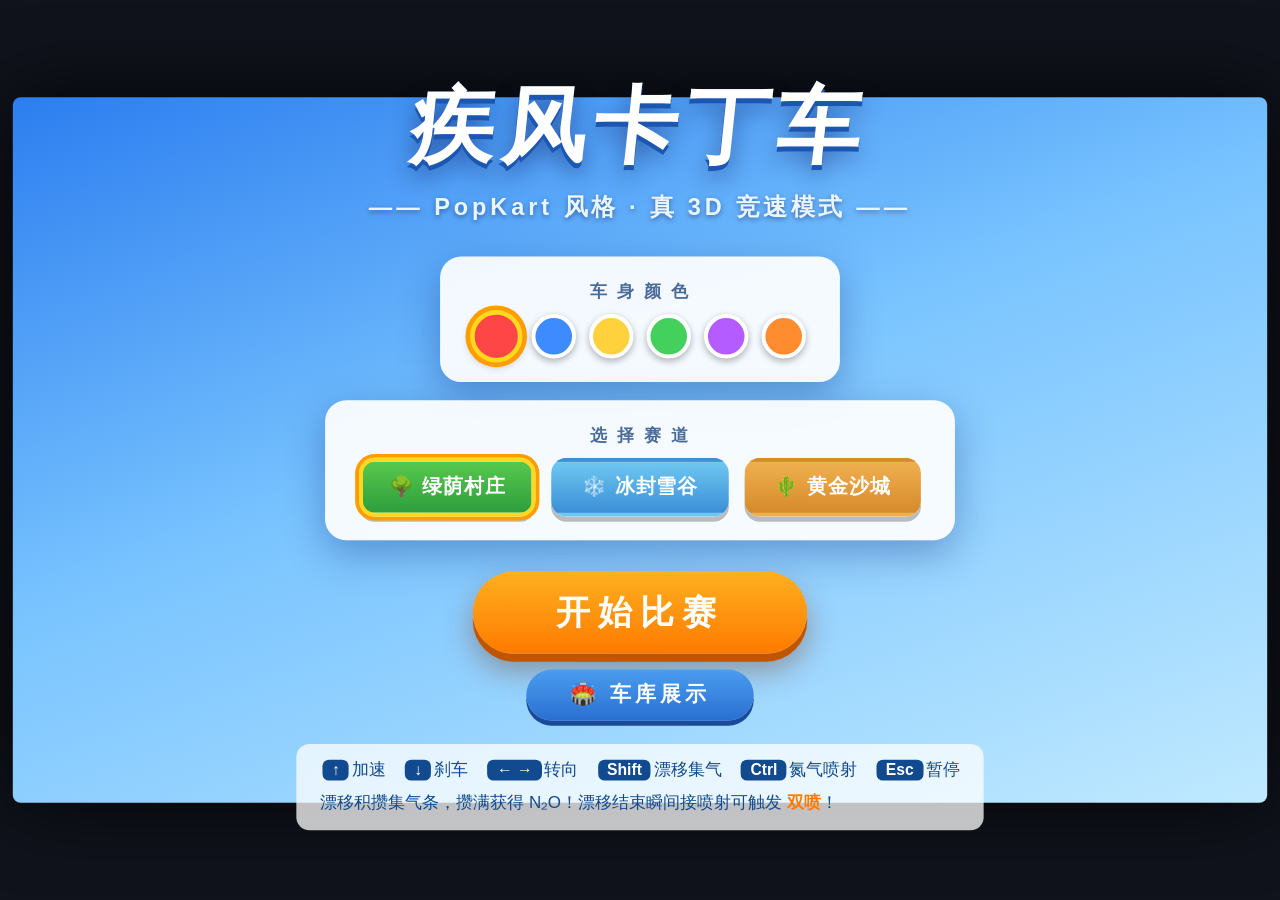
<file: index.html>
<!DOCTYPE html>
<html lang="zh-CN">
<head>
<meta charset="utf-8">
<meta name="viewport" content="width=device-width, initial-scale=1">
<title>疾风卡丁车 — PopKart 风格竞速 (真3D)</title>
<style>
  * { margin: 0; padding: 0; box-sizing: border-box; }
  html, body { width: 100%; height: 100%; background: #10131c; overflow: hidden;
    font-family: "Microsoft YaHei", "PingFang SC", "Noto Sans SC", sans-serif; user-select: none; }
  #wrap { position: absolute; inset: 0; display: flex; align-items: center; justify-content: center; }
  #stage { position: relative; background: #000; border-radius: 6px; box-shadow: 0 0 60px rgba(0,0,0,.8); }
  canvas#game3d { position: absolute; top: 0; left: 0; display: block; border-radius: 6px; }
  canvas#game { position: absolute; top: 0; left: 0; display: block; background: transparent; pointer-events: none; }
  .overlay { position: absolute; inset: 0; display: flex; flex-direction: column;
    align-items: center; justify-content: center; border-radius: 6px; }
  #menu { background: linear-gradient(160deg, #2c7ef0 0%, #79c4ff 45%, #bfe9ff 100%); }
  #menu h1 { font-size: 64px; color: #fff; letter-spacing: 6px; font-weight: 900;
    text-shadow: 0 4px 0 #1b56b0, 0 8px 18px rgba(0,0,60,.45); transform: skewX(-6deg); }
  #menu h2 { font-size: 18px; color: #eaf6ff; margin: 6px 0 26px; letter-spacing: 3px;
    text-shadow: 0 2px 4px rgba(0,0,60,.4); }
  .panel { background: rgba(255,255,255,.92); border-radius: 16px; padding: 18px 26px;
    box-shadow: 0 10px 30px rgba(10,40,120,.35); margin-bottom: 14px; text-align: center; }
  .panel .label { font-size: 13px; color: #4a6a9a; font-weight: 700; margin-bottom: 8px; letter-spacing: 2px; }
  .swatches { display: flex; gap: 10px; justify-content: center; }
  .swatch { width: 34px; height: 34px; border-radius: 50%; cursor: pointer; border: 3px solid #fff;
    box-shadow: 0 2px 6px rgba(0,0,0,.3); transition: transform .12s; }
  .swatch:hover { transform: scale(1.15); }
  .swatch.sel { border-color: #ffd820; transform: scale(1.18); box-shadow: 0 0 0 3px #ff9c00, 0 2px 6px rgba(0,0,0,.3); }
  .tracks { display: flex; gap: 12px; }
  .trackBtn { padding: 10px 20px; border-radius: 12px; border: 3px solid transparent; cursor: pointer;
    font-size: 15px; font-weight: 800; color: #fff; letter-spacing: 1px; box-shadow: 0 4px 0 rgba(0,0,0,.25); }
  .trackBtn.t0 { background: linear-gradient(#57c84d, #2e9e3e); }
  .trackBtn.t1 { background: linear-gradient(#6fc7f2, #3a8fd6); }
  .trackBtn.t2 { background: linear-gradient(#f0b050, #d68a2a); }
  .trackBtn.sel { border-color: #ffd820; box-shadow: 0 0 0 3px #ff9c00, 0 4px 0 rgba(0,0,0,.25); }
  #startBtn { margin-top: 10px; font-size: 26px; font-weight: 900; letter-spacing: 6px; color: #fff;
    background: linear-gradient(#ffb020, #ff7a00); border: none; border-radius: 40px; padding: 14px 64px;
    cursor: pointer; box-shadow: 0 6px 0 #c05500, 0 12px 24px rgba(120,40,0,.4); transition: transform .1s; }
  #startBtn:hover { transform: translateY(-2px) scale(1.03); }
  #startBtn:active { transform: translateY(3px); box-shadow: 0 2px 0 #c05500; }
  #garageBtn { margin-top: 12px; font-size: 16px; font-weight: 800; letter-spacing: 3px; color: #fff;
    background: linear-gradient(#4a9df0, #2a6fd0); border: none; border-radius: 26px; padding: 9px 34px;
    cursor: pointer; box-shadow: 0 4px 0 #1a4a9a; transition: transform .1s; }
  #garageBtn:hover { transform: translateY(-1px) scale(1.03); }
  #garage { background: transparent; pointer-events: none; justify-content: flex-end; }
  #garage .panel { pointer-events: auto; margin-bottom: 26px; background: rgba(16,24,44,.82); }
  #garage .panel .label { color: #9fc0e8; }
  #garage .gBtns { margin-top: 12px; display: flex; gap: 10px; justify-content: center; }
  .help { margin-top: 18px; color: #124a8f; font-size: 13px; background: rgba(255,255,255,.75);
    border-radius: 10px; padding: 8px 18px; line-height: 1.9; }
  .help b { background: #124a8f; color: #fff; border-radius: 5px; padding: 1px 7px; font-size: 12px; margin: 0 2px; }
  #result { background: rgba(8, 14, 34, .78); display: none; backdrop-filter: blur(3px); }
  #result .card { background: linear-gradient(#ffffff, #eaf2ff); border-radius: 18px; padding: 26px 40px;
    min-width: 420px; box-shadow: 0 16px 50px rgba(0,0,0,.5); text-align: center; }
  #result h3 { font-size: 30px; color: #1b56b0; letter-spacing: 4px; margin-bottom: 14px; }
  #result table { width: 100%; border-collapse: collapse; font-size: 16px; }
  #result td, #result th { padding: 7px 10px; }
  #result tr.me { background: #ffe9a8; border-radius: 8px; font-weight: 800; }
  #result tr:not(:last-child) { border-bottom: 1px dashed #b8c8e8; }
  #result .btns { margin-top: 18px; display: flex; gap: 12px; justify-content: center; }
  #result button { font-size: 17px; font-weight: 800; color: #fff; border: none; border-radius: 24px;
    padding: 10px 30px; cursor: pointer; letter-spacing: 2px; }
  #againBtn { background: linear-gradient(#ffb020, #ff7a00); box-shadow: 0 4px 0 #c05500; }
  #menuBtn2 { background: linear-gradient(#7f95b8, #5a6f92); box-shadow: 0 4px 0 #3d4d6a; }
  #pause { background: rgba(8, 14, 34, .6); display: none; }
  #pause .card { background: #fff; border-radius: 16px; padding: 24px 40px; text-align: center; }
  #pause h3 { color: #1b56b0; margin-bottom: 14px; letter-spacing: 4px; }
  #pause button { display: block; width: 220px; margin: 8px auto; font-size: 16px; font-weight: 800;
    color: #fff; border: none; border-radius: 22px; padding: 10px; cursor: pointer; letter-spacing: 2px;
    background: linear-gradient(#4a9df0, #2a6fd0); box-shadow: 0 4px 0 #1a4a9a; }
</style>
</head>
<body>
<div id="wrap"><div id="stage">
  <canvas id="game3d" width="960" height="540"></canvas>
  <canvas id="game" width="960" height="540"></canvas>
  <div id="menu" class="overlay">
    <h1>疾风卡丁车</h1>
    <h2>—— PopKart 风格 · 真 3D 竞速模式 ——</h2>
    <div class="panel">
      <div class="label">车 身 颜 色</div>
      <div class="swatches" id="swatches"></div>
    </div>
    <div class="panel">
      <div class="label">选 择 赛 道</div>
      <div class="tracks">
        <button class="trackBtn t0 sel" data-t="0">🌳 绿荫村庄</button>
        <button class="trackBtn t1" data-t="1">❄️ 冰封雪谷</button>
        <button class="trackBtn t2" data-t="2">🌵 黄金沙城</button>
      </div>
    </div>
    <button id="startBtn">开始比赛</button>
    <button id="garageBtn">🏟️ 车库展示</button>
    <div class="help">
      <b>↑</b>加速　<b>↓</b>刹车　<b>← →</b>转向　<b>Shift</b>漂移集气　<b>Ctrl</b>氮气喷射　<b>Esc</b>暂停<br>
      漂移积攒集气条，攒满获得 N₂O！漂移结束瞬间接喷射可触发 <span style="color:#ff7a00;font-weight:800">双喷</span>！
    </div>
  </div>
  <div id="garage" class="overlay" style="display:none">
    <div class="panel">
      <div class="label">车 库 · 360° 展 示</div>
      <div class="swatches" id="gSwatches"></div>
      <div class="gBtns">
        <button id="morphBtn" class="trackBtn t2">⚡ 变形演示</button>
        <button id="garageBackBtn" class="trackBtn t1">返回菜单</button>
      </div>
    </div>
  </div>
  <div id="result" class="overlay"><div class="card">
    <h3 id="resultTitle">比赛结束</h3>
    <table id="resultTable"></table>
    <div class="btns">
      <button id="againBtn">再来一局</button>
      <button id="menuBtn2">回主菜单</button>
    </div>
  </div></div>
  <div id="pause" class="overlay"><div class="card">
    <h3>暂 停</h3>
    <button id="resumeBtn">继续比赛</button>
    <button id="restartBtn">重新开始</button>
    <button id="menuBtn">回主菜单</button>
  </div></div>
</div></div>
<script src="lib/three.min.js"></script>
<script src="js/game.js"></script>
</body>
</html>
</file>
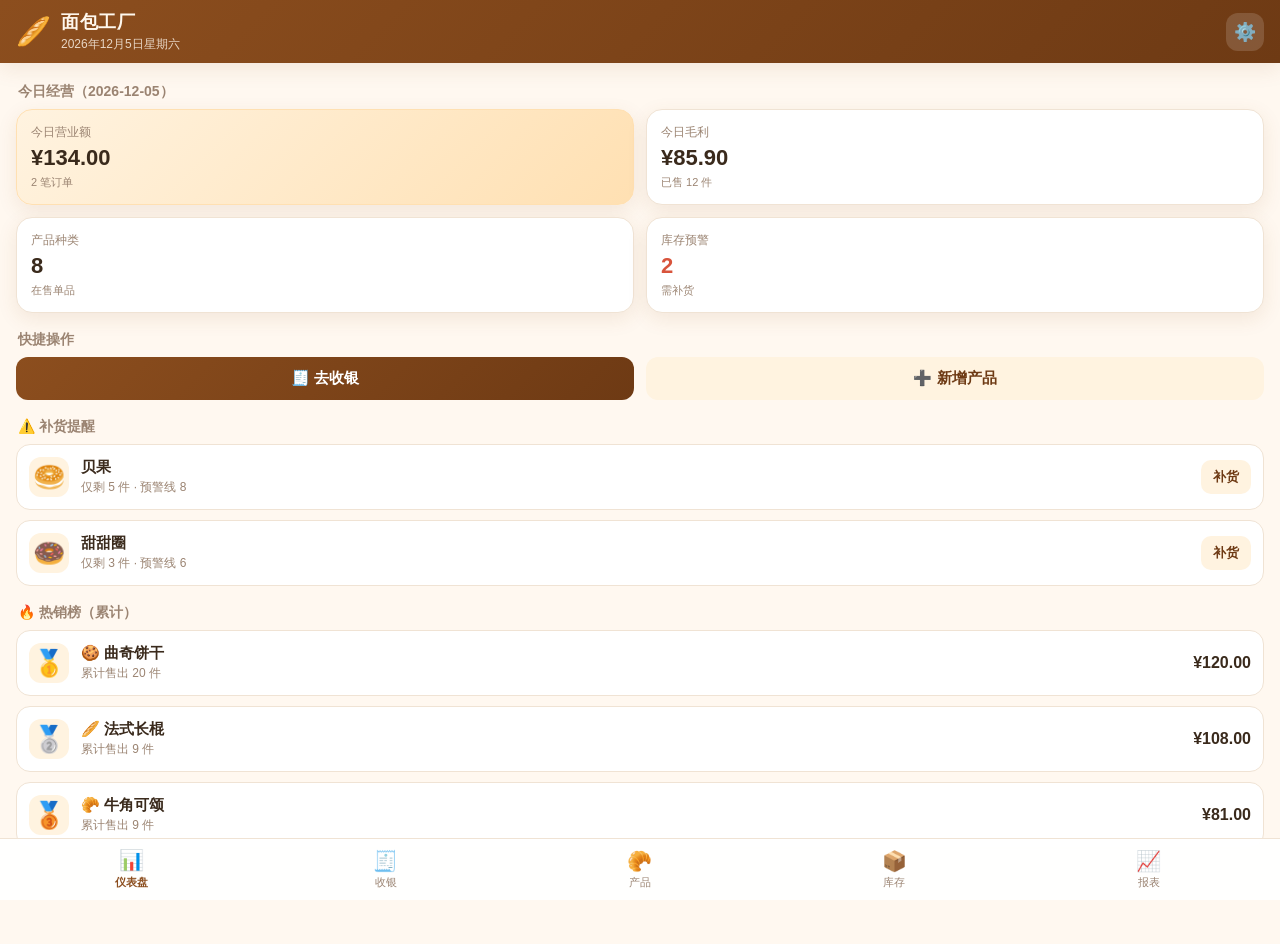
<file: bread-factory.html>
<!DOCTYPE html>
<html lang="zh-CN">
<head>
  <meta charset="UTF-8" />
  <meta name="viewport" content="width=device-width, initial-scale=1.0, viewport-fit=cover, maximum-scale=1.0, user-scalable=no" />
  <!-- 安全加固：仅允许加载本站资源，禁止向任何外部地址发送数据（杜绝信息外传），禁止内联脚本注入 -->
  <meta http-equiv="Content-Security-Policy" content="default-src 'none'; script-src 'unsafe-inline'; style-src 'unsafe-inline'; img-src data:; manifest-src data:; connect-src 'none'; base-uri 'none'; form-action 'none'" />
  <meta name="referrer" content="no-referrer" />
  <title>面包工厂 · 面包店经营管理</title>
  <meta name="description" content="面包店经营管理 App：产品、库存、收银、订单与经营报表。" />
  <meta name="theme-color" content="#8c4e1e" />
  <link rel="manifest" href="[data-uri]" />
  <link rel="icon" type="image/png" href="[data-uri]" />
  <link rel="apple-touch-icon" href="[data-uri]" />
  <meta name="apple-mobile-web-app-capable" content="yes" />
  <meta name="apple-mobile-web-app-status-bar-style" content="default" />
  <meta name="apple-mobile-web-app-title" content="面包工厂" />
  <meta name="mobile-web-app-capable" content="yes" />
  <style>
:root {
  --bg: #fff8f0;
  --card: #ffffff;
  --crust: #8c4e1e;
  --crust-d: #6e3a14;
  --crust-l: #d2914a;
  --cream: #fff3e0;
  --cream-d: #ffe0b2;
  --text: #3a2a1c;
  --muted: #9b8472;
  --line: #f0e3d4;
  --good: #2e9e6b;
  --warn: #e0902f;
  --bad: #d8543c;
  --shadow: 0 6px 20px rgba(140, 78, 30, 0.10);
  --safe-top: env(safe-area-inset-top, 0px);
  --safe-bottom: env(safe-area-inset-bottom, 0px);
}

* { box-sizing: border-box; -webkit-tap-highlight-color: transparent; }
html, body { margin: 0; height: 100%; }
body {
  font-family: -apple-system, BlinkMacSystemFont, "Segoe UI", "PingFang SC", "Microsoft YaHei", "Helvetica Neue", Arial, sans-serif;
  background: var(--bg);
  color: var(--text);
  -webkit-font-smoothing: antialiased;
  overscroll-behavior-y: none;
}

#app { display: flex; flex-direction: column; min-height: 100vh; min-height: 100dvh; }

/* Header */
.app-header {
  position: sticky; top: 0; z-index: 20;
  display: flex; align-items: center; justify-content: space-between;
  padding: calc(10px + var(--safe-top)) 16px 10px;
  background: linear-gradient(135deg, var(--crust), var(--crust-d));
  color: #fff8ee;
  box-shadow: var(--shadow);
}
.app-header__brand { display: flex; align-items: center; gap: 10px; }
.app-header__logo { font-size: 28px; }
.app-header__title { font-size: 18px; margin: 0; font-weight: 700; letter-spacing: .5px; }
.app-header__sub { font-size: 12px; margin: 2px 0 0; opacity: .8; }
.icon-btn {
  background: rgba(255,255,255,.15); border: none; color: #fff;
  width: 38px; height: 38px; border-radius: 12px; font-size: 18px;
  display: grid; place-items: center; cursor: pointer;
}
.icon-btn:active { transform: scale(.94); }

/* View area */
.view { flex: 1; padding: 16px 16px calc(86px + var(--safe-bottom)); }
.section-title { font-size: 14px; color: var(--muted); margin: 18px 2px 8px; font-weight: 600; }
.section-title:first-child { margin-top: 4px; }

/* Cards */
.card {
  background: var(--card); border-radius: 16px; padding: 14px;
  box-shadow: var(--shadow); border: 1px solid var(--line);
}
.grid2 { display: grid; grid-template-columns: 1fr 1fr; gap: 12px; }

/* Stat tiles */
.stat { display: flex; flex-direction: column; gap: 4px; }
.stat__label { font-size: 12px; color: var(--muted); }
.stat__value { font-size: 22px; font-weight: 800; }
.stat__hint { font-size: 11px; color: var(--muted); }
.stat--accent { background: linear-gradient(135deg, var(--cream), var(--cream-d)); border-color: var(--cream-d); }

/* List rows */
.row {
  display: flex; align-items: center; gap: 12px;
  padding: 12px; background: var(--card); border: 1px solid var(--line);
  border-radius: 14px; margin-bottom: 10px;
}
.row__emoji { font-size: 26px; width: 40px; height: 40px; display: grid; place-items: center;
  background: var(--cream); border-radius: 12px; flex: none; }
.row__main { flex: 1; min-width: 0; }
.row__name { font-weight: 700; font-size: 15px; }
.row__meta { font-size: 12px; color: var(--muted); margin-top: 2px; }
.row__right { text-align: right; flex: none; }
.row__price { font-weight: 800; }

.badge { display: inline-block; font-size: 11px; padding: 2px 8px; border-radius: 999px; font-weight: 700; }
.badge--good { background: #e3f5ec; color: var(--good); }
.badge--warn { background: #fdf0db; color: var(--warn); }
.badge--bad { background: #fce6e1; color: var(--bad); }

/* Buttons */
.btn {
  appearance: none; border: none; border-radius: 12px; font-weight: 700; font-size: 15px;
  padding: 12px 16px; cursor: pointer; display: inline-flex; align-items: center;
  justify-content: center; gap: 6px;
}
.btn:active { transform: scale(.97); }
.btn--primary { background: linear-gradient(135deg, var(--crust), var(--crust-d)); color: #fff; }
.btn--soft { background: var(--cream); color: var(--crust-d); }
.btn--ghost { background: transparent; color: var(--muted); }
.btn--danger { background: #fce6e1; color: var(--bad); }
.btn--block { width: 100%; }
.btn--sm { padding: 8px 12px; font-size: 13px; border-radius: 10px; }

.fab {
  position: fixed; right: 18px; bottom: calc(96px + var(--safe-bottom)); z-index: 30;
  width: 56px; height: 56px; border-radius: 50%; font-size: 28px; color: #fff;
  background: linear-gradient(135deg, var(--crust-l), var(--crust)); border: none;
  box-shadow: 0 8px 22px rgba(140,78,30,.35); cursor: pointer;
}
.fab:active { transform: scale(.92); }

/* Tabbar */
.tabbar {
  position: fixed; left: 0; right: 0; bottom: 0; z-index: 25;
  display: grid; grid-template-columns: repeat(5, 1fr);
  background: rgba(255,255,255,.92); backdrop-filter: blur(10px);
  border-top: 1px solid var(--line);
  padding: 6px 4px calc(6px + var(--safe-bottom));
}
.tabbar__item {
  background: none; border: none; cursor: pointer; color: var(--muted);
  font-size: 11px; display: flex; flex-direction: column; align-items: center; gap: 2px;
  padding: 4px 0; border-radius: 10px; transition: color .15s;
}
.tabbar__ico { font-size: 20px; }
.tabbar__item.is-active { color: var(--crust); font-weight: 700; }
.tabbar__item.is-active .tabbar__ico { transform: translateY(-1px); }

/* Forms */
.field { margin-bottom: 12px; }
.field label { display: block; font-size: 13px; color: var(--muted); margin-bottom: 6px; font-weight: 600; }
.field input, .field select, .field textarea {
  width: 100%; padding: 12px; border: 1px solid var(--line); border-radius: 12px;
  font-size: 16px; background: #fffdfa; color: var(--text); font-family: inherit;
}
.field input:focus, .field select:focus { outline: 2px solid var(--cream-d); border-color: var(--crust-l); }
.field-row { display: grid; grid-template-columns: 1fr 1fr; gap: 12px; }
.emoji-picker { display: flex; flex-wrap: wrap; gap: 8px; }
.emoji-picker button {
  font-size: 22px; width: 44px; height: 44px; border-radius: 12px; border: 1px solid var(--line);
  background: #fff; cursor: pointer;
}
.emoji-picker button.is-active { background: var(--cream); border-color: var(--crust-l); }

/* Modal */
.modal-backdrop {
  position: fixed; inset: 0; background: rgba(58,42,28,.45); z-index: 40;
  display: flex; align-items: flex-end; animation: fade .2s ease;
}
.modal {
  background: var(--bg); width: 100%; border-radius: 20px 20px 0 0;
  padding: 18px 18px calc(18px + var(--safe-bottom)); max-height: 88vh; overflow-y: auto;
  animation: slideUp .25s cubic-bezier(.2,.8,.2,1);
}
.modal__title { font-size: 18px; font-weight: 800; margin: 0 0 14px; }
@keyframes slideUp { from { transform: translateY(100%); } to { transform: translateY(0); } }
@keyframes fade { from { opacity: 0; } to { opacity: 1; } }

/* POS */
.pos-grid { display: grid; grid-template-columns: 1fr 1fr; gap: 10px; }
.pos-item {
  background: var(--card); border: 1px solid var(--line); border-radius: 14px; padding: 12px;
  text-align: left; cursor: pointer; position: relative;
}
.pos-item:active { transform: scale(.97); }
.pos-item__emoji { font-size: 26px; }
.pos-item__name { font-weight: 700; font-size: 14px; margin-top: 4px; }
.pos-item__price { color: var(--crust); font-weight: 800; font-size: 14px; }
.pos-item__stock { font-size: 11px; color: var(--muted); }
.pos-item.is-out { opacity: .45; pointer-events: none; }
.pos-qty {
  position: absolute; top: -6px; right: -6px; background: var(--crust); color: #fff;
  min-width: 22px; height: 22px; border-radius: 999px; font-size: 12px; font-weight: 800;
  display: grid; place-items: center; padding: 0 6px;
}
.cart-bar {
  position: fixed; left: 12px; right: 12px; bottom: calc(80px + var(--safe-bottom)); z-index: 28;
  background: linear-gradient(135deg, var(--crust), var(--crust-d)); color: #fff;
  border-radius: 16px; padding: 12px 14px; display: flex; align-items: center;
  justify-content: space-between; box-shadow: 0 8px 22px rgba(140,78,30,.35);
}
.cart-bar__total { font-size: 18px; font-weight: 800; }
.cart-bar__sub { font-size: 11px; opacity: .85; }

.cart-line { display: flex; align-items: center; gap: 10px; padding: 8px 0; border-bottom: 1px solid var(--line); }
.cart-line__name { flex: 1; font-weight: 600; }
.stepper { display: flex; align-items: center; gap: 8px; }
.stepper button { width: 32px; height: 32px; border-radius: 10px; border: 1px solid var(--line);
  background: #fff; font-size: 18px; cursor: pointer; }
.stepper span { min-width: 22px; text-align: center; font-weight: 700; }

/* Bars (reports) */
.bar-row { display: flex; align-items: center; gap: 10px; margin-bottom: 10px; }
.bar-row__label { width: 64px; font-size: 12px; color: var(--muted); flex: none; }
.bar-track { flex: 1; background: var(--line); border-radius: 8px; height: 22px; overflow: hidden; }
.bar-fill { height: 100%; background: linear-gradient(90deg, var(--crust-l), var(--crust));
  border-radius: 8px; min-width: 2px; transition: width .4s; }
.bar-row__val { width: 64px; text-align: right; font-size: 12px; font-weight: 700; flex: none; }

/* Empty state */
.empty { text-align: center; color: var(--muted); padding: 48px 16px; }
.empty__emoji { font-size: 48px; }
.empty__text { margin-top: 10px; font-size: 14px; }

/* Toast */
.toast {
  position: fixed; left: 50%; bottom: calc(110px + var(--safe-bottom)); transform: translateX(-50%) translateY(20px);
  background: var(--text); color: #fff; padding: 10px 18px; border-radius: 999px; font-size: 14px;
  opacity: 0; pointer-events: none; transition: all .25s; z-index: 60; max-width: 86vw; text-align: center;
}
.toast.is-show { opacity: 1; transform: translateX(-50%) translateY(0); }

.muted { color: var(--muted); }
.right { text-align: right; }
.mt8 { margin-top: 8px; } .mt12 { margin-top: 12px; } .mt16 { margin-top: 16px; }
.divider { height: 1px; background: var(--line); margin: 12px 0; }

</style>
</head>
<body>
  <div id="app">
    <header class="app-header">
      <div class="app-header__brand">
        <span class="app-header__logo">🥖</span>
        <div>
          <h1 id="shopName" class="app-header__title">面包工厂</h1>
          <p id="shopDate" class="app-header__sub"></p>
        </div>
      </div>
      <button id="settingsBtn" class="icon-btn" aria-label="设置">⚙️</button>
    </header>

    <main id="view" class="view"><!-- 当前页面渲染处 --></main>

    <nav class="tabbar" role="tablist">
      <button class="tabbar__item" data-tab="dashboard"><span class="tabbar__ico">📊</span><span>仪表盘</span></button>
      <button class="tabbar__item" data-tab="pos"><span class="tabbar__ico">🧾</span><span>收银</span></button>
      <button class="tabbar__item" data-tab="products"><span class="tabbar__ico">🥐</span><span>产品</span></button>
      <button class="tabbar__item" data-tab="inventory"><span class="tabbar__ico">📦</span><span>库存</span></button>
      <button class="tabbar__item" data-tab="reports"><span class="tabbar__ico">📈</span><span>报表</span></button>
    </nav>
  </div>

  <!-- 通用弹层 -->
  <div id="modalRoot"></div>
  <div id="toast" class="toast" aria-live="polite"></div>

  <script>
/* 面包工厂 · 面包店经营管理 App
 * 纯前端单页应用，数据保存在浏览器 localStorage，可离线使用。 */
(function () {
  "use strict";

  // 防点击劫持：若本页被嵌入到别的网站的 iframe 中，立即跳出/隐藏
  try { if (window.top !== window.self) { window.top.location = window.self.location; } }
  catch (e) { document.documentElement.style.display = "none"; }

  const STORE_KEY = "breadfactory.v1";
  const BREAD_EMOJIS = ["🥖", "🥐", "🍞", "🥯", "🥨", "🧇", "🍰", "🧁", "🍪", "🥧", "🍩", "🥞"];

  /* ---------- 状态与持久化 ---------- */
  const defaultState = () => ({
    shopName: "面包工厂",
    currency: "¥",
    products: [],
    orders: [],
    seeded: false,
  });

  let state = load();
  let activeTab = "dashboard";
  let cart = {}; // productId -> qty

  function load() {
    try {
      const raw = localStorage.getItem(STORE_KEY);
      if (raw) return sanitizeState(raw);
    } catch (e) { /* ignore */ }
    return defaultState();
  }
  function save() {
    try { localStorage.setItem(STORE_KEY, JSON.stringify(state)); }
    catch (e) { toast("保存失败：存储空间可能已满"); }
  }

  /* 安全校验：把任何来源（localStorage / 导入备份）的数据重建成干净对象。
     只复制已知字段、强制类型、白名单 emoji，从根上杜绝 XSS / 原型污染 / 类型混淆。 */
  function num(v, min) { const n = Number(v); return Number.isFinite(n) ? Math.max(min, n) : min; }
  function str(v, max, fallback) { return typeof v === "string" ? v.slice(0, max) : (fallback || ""); }
  function safeEmoji(e) { return BREAD_EMOJIS.indexOf(e) >= 0 ? e : "🥖"; }
  function sanitizeProduct(p) {
    if (!p || typeof p !== "object") return null;
    return {
      id: str(p.id, 40) || uid(),
      name: str(p.name, 60, "未命名"),
      emoji: safeEmoji(p.emoji),
      category: str(p.category, 30, "其他"),
      price: num(p.price, 0), cost: num(p.cost, 0),
      stock: Math.floor(num(p.stock, 0)), low: Math.floor(num(p.low, 0)),
    };
  }
  function sanitizeOrder(o) {
    if (!o || typeof o !== "object" || !Array.isArray(o.items)) return null;
    const items = o.items.map((i) => (i && typeof i === "object") ? {
      productId: str(i.productId, 40), name: str(i.name, 60), emoji: safeEmoji(i.emoji),
      price: num(i.price, 0), cost: num(i.cost, 0), qty: Math.floor(num(i.qty, 0)),
    } : null).filter(Boolean);
    const total = num(o.total, 0), cost = num(o.cost, 0);
    return { id: str(o.id, 40) || uid(), items, total, cost,
      profit: Number.isFinite(Number(o.profit)) ? Number(o.profit) : total - cost,
      createdAt: str(o.createdAt, 40) || new Date().toISOString() };
  }
  function sanitizeState(raw) {
    let obj;
    try { obj = typeof raw === "string" ? JSON.parse(raw) : raw; } catch (e) { return defaultState(); }
    if (!obj || typeof obj !== "object") return defaultState();
    const s = defaultState();
    s.shopName = str(obj.shopName, 40) || s.shopName;
    s.currency = str(obj.currency, 3) || s.currency;
    s.seeded = !!obj.seeded;
    s.products = Array.isArray(obj.products) ? obj.products.map(sanitizeProduct).filter(Boolean) : [];
    s.orders = Array.isArray(obj.orders) ? obj.orders.map(sanitizeOrder).filter(Boolean) : [];
    return s;
  }

  function uid() { return Date.now().toString(36) + Math.random().toString(36).slice(2, 7); }
  const money = (n) => state.currency + (Math.round(n * 100) / 100).toLocaleString("zh-CN", { minimumFractionDigits: 2, maximumFractionDigits: 2 });
  const todayKey = (d = new Date()) => `${d.getFullYear()}-${String(d.getMonth() + 1).padStart(2, "0")}-${String(d.getDate()).padStart(2, "0")}`;

  /* ---------- 示例数据 ---------- */
  function seedDemo() {
    state.products = [
      { id: uid(), name: "法式长棍", emoji: "🥖", category: "面包", price: 12, cost: 4.5, stock: 24, low: 8 },
      { id: uid(), name: "牛角可颂", emoji: "🥐", category: "面包", price: 9, cost: 3.2, stock: 30, low: 10 },
      { id: uid(), name: "吐司面包", emoji: "🍞", category: "面包", price: 15, cost: 5, stock: 18, low: 6 },
      { id: uid(), name: "贝果", emoji: "🥯", category: "面包", price: 10, cost: 3.5, stock: 5, low: 8 },
      { id: uid(), name: "草莓蛋糕", emoji: "🍰", category: "蛋糕", price: 28, cost: 11, stock: 9, low: 4 },
      { id: uid(), name: "杯子蛋糕", emoji: "🧁", category: "蛋糕", price: 14, cost: 5, stock: 16, low: 6 },
      { id: uid(), name: "曲奇饼干", emoji: "🍪", category: "饼干", price: 6, cost: 1.8, stock: 40, low: 12 },
      { id: uid(), name: "甜甜圈", emoji: "🍩", category: "甜点", price: 8, cost: 2.6, stock: 3, low: 6 },
    ];
    // 造几单历史订单（今天 + 前几天）用于报表演示
    const now = new Date();
    const mkOrder = (daysAgo, picks) => {
      const d = new Date(now); d.setDate(d.getDate() - daysAgo);
      const items = picks.map(([idx, qty]) => {
        const p = state.products[idx];
        return { productId: p.id, name: p.name, emoji: p.emoji, price: p.price, cost: p.cost, qty };
      });
      const total = items.reduce((s, i) => s + i.price * i.qty, 0);
      const cost = items.reduce((s, i) => s + i.cost * i.qty, 0);
      return { id: uid(), items, total, cost, profit: total - cost, createdAt: d.toISOString() };
    };
    state.orders = [
      mkOrder(0, [[0, 3], [1, 2], [6, 4]]),
      mkOrder(0, [[4, 1], [5, 2]]),
      mkOrder(1, [[2, 2], [0, 1], [7, 3]]),
      mkOrder(1, [[1, 4], [6, 6]]),
      mkOrder(2, [[4, 2], [3, 2]]),
      mkOrder(3, [[0, 5], [2, 3], [5, 2]]),
      mkOrder(4, [[6, 10], [1, 3]]),
      mkOrder(5, [[3, 4], [7, 5]]),
    ];
    state.seeded = true;
    save();
  }

  /* ---------- 通用 UI 辅助 ---------- */
  function toast(msg) {
    const el = document.getElementById("toast");
    el.textContent = msg;
    el.classList.add("is-show");
    clearTimeout(el._t);
    el._t = setTimeout(() => el.classList.remove("is-show"), 1800);
  }

  function openModal(title, bodyHTML, onMount) {
    const root = document.getElementById("modalRoot");
    root.innerHTML = `
      <div class="modal-backdrop">
        <div class="modal" role="dialog" aria-modal="true">
          <h3 class="modal__title">${title}</h3>
          <div id="modalBody">${bodyHTML}</div>
        </div>
      </div>`;
    const backdrop = root.querySelector(".modal-backdrop");
    backdrop.addEventListener("click", (e) => { if (e.target === backdrop) closeModal(); });
    if (onMount) onMount(root.querySelector("#modalBody"));
  }
  function closeModal() { document.getElementById("modalRoot").innerHTML = ""; }

  const esc = (s) => String(s).replace(/[&<>"]/g, (c) => ({ "&": "&amp;", "<": "&lt;", ">": "&gt;", '"': "&quot;" }[c]));

  /* ---------- 数据计算 ---------- */
  function ordersOn(dayKey) { return state.orders.filter((o) => todayKey(new Date(o.createdAt)) === dayKey); }
  function sum(arr, f) { return arr.reduce((s, x) => s + f(x), 0); }

  function productStats() {
    const map = {};
    state.orders.forEach((o) => o.items.forEach((i) => {
      const m = map[i.productId] || (map[i.productId] = { name: i.name, emoji: i.emoji, qty: 0, revenue: 0 });
      m.qty += i.qty; m.revenue += i.price * i.qty;
    }));
    return Object.values(map).sort((a, b) => b.qty - a.qty);
  }

  /* ---------- 各页面渲染 ---------- */
  function renderDashboard() {
    const t = todayKey();
    const today = ordersOn(t);
    const revenue = sum(today, (o) => o.total);
    const profit = sum(today, (o) => o.profit);
    const items = sum(today, (o) => sum(o.items, (i) => i.qty));
    const lowStock = state.products.filter((p) => p.stock <= p.low);
    const top = productStats().slice(0, 3);

    return `
      <h2 class="section-title">今日经营（${t}）</h2>
      <div class="grid2">
        <div class="card stat stat--accent"><span class="stat__label">今日营业额</span><span class="stat__value">${money(revenue)}</span><span class="stat__hint">${today.length} 笔订单</span></div>
        <div class="card stat"><span class="stat__label">今日毛利</span><span class="stat__value">${money(profit)}</span><span class="stat__hint">已售 ${items} 件</span></div>
      </div>
      <div class="grid2 mt12">
        <div class="card stat"><span class="stat__label">产品种类</span><span class="stat__value">${state.products.length}</span><span class="stat__hint">在售单品</span></div>
        <div class="card stat"><span class="stat__label">库存预警</span><span class="stat__value" style="color:${lowStock.length ? "var(--bad)" : "var(--good)"}">${lowStock.length}</span><span class="stat__hint">需补货</span></div>
      </div>

      <h2 class="section-title">快捷操作</h2>
      <div class="grid2">
        <button class="btn btn--primary" data-go="pos">🧾 去收银</button>
        <button class="btn btn--soft" data-action="add-product">➕ 新增产品</button>
      </div>

      ${lowStock.length ? `
      <h2 class="section-title">⚠️ 补货提醒</h2>
      ${lowStock.map((p) => `
        <div class="row">
          <div class="row__emoji">${esc(p.emoji)}</div>
          <div class="row__main"><div class="row__name">${esc(p.name)}</div><div class="row__meta">仅剩 ${p.stock} 件 · 预警线 ${p.low}</div></div>
          <div class="row__right"><button class="btn btn--sm btn--soft" data-restock="${p.id}">补货</button></div>
        </div>`).join("")}` : ""}

      <h2 class="section-title">🔥 热销榜（累计）</h2>
      ${top.length ? top.map((p, i) => `
        <div class="row">
          <div class="row__emoji">${["🥇","🥈","🥉"][i] || "🏅"}</div>
          <div class="row__main"><div class="row__name">${esc(p.emoji)} ${esc(p.name)}</div><div class="row__meta">累计售出 ${p.qty} 件</div></div>
          <div class="row__right"><div class="row__price">${money(p.revenue)}</div></div>
        </div>`).join("") : `<div class="card muted">还没有销售记录，去收银开张吧！</div>`}
    `;
  }

  function renderProducts() {
    if (!state.products.length) {
      return emptyState("🥐", "还没有产品，点右下角 ➕ 添加你的第一款面包");
    }
    const cats = {};
    state.products.forEach((p) => (cats[p.category] || (cats[p.category] = [])).push(p));
    let html = "";
    Object.keys(cats).forEach((c) => {
      html += `<h2 class="section-title">${esc(c)}</h2>`;
      html += cats[c].map((p) => {
        const margin = p.price > 0 ? Math.round((1 - p.cost / p.price) * 100) : 0;
        return `
        <div class="row" data-edit="${p.id}">
          <div class="row__emoji">${esc(p.emoji)}</div>
          <div class="row__main">
            <div class="row__name">${esc(p.name)}</div>
            <div class="row__meta">成本 ${money(p.cost)} · 毛利率 ${margin}% · 库存 ${p.stock}</div>
          </div>
          <div class="row__right"><div class="row__price">${money(p.price)}</div>
            ${p.stock <= p.low ? '<span class="badge badge--bad">缺货</span>' : '<span class="badge badge--good">在售</span>'}
          </div>
        </div>`;
      }).join("");
    });
    return html;
  }

  function renderInventory() {
    if (!state.products.length) return emptyState("📦", "暂无库存。先到「产品」页新增产品。");
    const totalStock = sum(state.products, (p) => p.stock);
    const stockValue = sum(state.products, (p) => p.stock * p.cost);
    const low = state.products.filter((p) => p.stock <= p.low).length;
    let html = `
      <div class="grid2">
        <div class="card stat stat--accent"><span class="stat__label">库存总量</span><span class="stat__value">${totalStock}</span><span class="stat__hint">件商品</span></div>
        <div class="card stat"><span class="stat__label">库存成本</span><span class="stat__value">${money(stockValue)}</span><span class="stat__hint">${low} 项预警</span></div>
      </div>
      <h2 class="section-title">库存明细（点击调整）</h2>`;
    html += state.products.slice().sort((a, b) => (a.stock - a.low) - (b.stock - b.low)).map((p) => `
      <div class="row">
        <div class="row__emoji">${esc(p.emoji)}</div>
        <div class="row__main">
          <div class="row__name">${esc(p.name)}</div>
          <div class="row__meta">预警线 ${p.low} · 库存成本 ${money(p.stock * p.cost)}</div>
        </div>
        <div class="stepper">
          <button data-stock="${p.id}" data-delta="-1">−</button>
          <span style="color:${p.stock <= p.low ? "var(--bad)" : "var(--text)"}">${p.stock}</span>
          <button data-stock="${p.id}" data-delta="1">＋</button>
          <button class="btn btn--sm btn--soft" data-restock="${p.id}" style="margin-left:6px">补货</button>
        </div>
      </div>`).join("");
    return html;
  }

  function renderPOS() {
    if (!state.products.length) return emptyState("🧾", "还没有产品可售，先去「产品」页添加。");
    let html = `<h2 class="section-title">选择商品下单</h2><div class="pos-grid">`;
    html += state.products.map((p) => {
      const out = p.stock <= 0;
      const q = cart[p.id] || 0;
      return `
      <button class="pos-item ${out ? "is-out" : ""}" data-pos="${p.id}">
        ${q ? `<span class="pos-qty">${q}</span>` : ""}
        <div class="pos-item__emoji">${esc(p.emoji)}</div>
        <div class="pos-item__name">${esc(p.name)}</div>
        <div class="pos-item__price">${money(p.price)}</div>
        <div class="pos-item__stock">${out ? "已售罄" : "库存 " + p.stock}</div>
      </button>`;
    }).join("");
    html += `</div>`;
    return html;
  }

  function renderCartBar() {
    const root = document.getElementById("modalRoot"); // reuse container? no — use dedicated
    let bar = document.getElementById("cartBar");
    const ids = Object.keys(cart).filter((k) => cart[k] > 0);
    if (activeTab !== "pos" || !ids.length) { if (bar) bar.remove(); return; }
    const count = ids.reduce((s, k) => s + cart[k], 0);
    const total = ids.reduce((s, k) => {
      const p = state.products.find((x) => x.id === k); return s + (p ? p.price * cart[k] : 0);
    }, 0);
    if (!bar) {
      bar = document.createElement("div");
      bar.id = "cartBar"; bar.className = "cart-bar";
      document.getElementById("app").appendChild(bar);
    }
    bar.innerHTML = `
      <div><div class="cart-bar__total">${money(total)}</div><div class="cart-bar__sub">${count} 件商品</div></div>
      <button class="btn" style="background:#fff;color:var(--crust-d)" id="checkoutBtn">结账 →</button>`;
    bar.querySelector("#checkoutBtn").onclick = openCheckout;
  }

  function openCheckout() {
    const ids = Object.keys(cart).filter((k) => cart[k] > 0);
    if (!ids.length) return;
    const lines = ids.map((k) => {
      const p = state.products.find((x) => x.id === k);
      return `<div class="cart-line">
        <span>${esc(p.emoji)}</span>
        <span class="cart-line__name">${esc(p.name)}</span>
        <div class="stepper">
          <button data-cart="${k}" data-delta="-1">−</button>
          <span>${cart[k]}</span>
          <button data-cart="${k}" data-delta="1">＋</button>
        </div>
        <span class="right" style="width:64px;font-weight:700">${money(p.price * cart[k])}</span>
      </div>`;
    }).join("");
    const total = ids.reduce((s, k) => { const p = state.products.find((x) => x.id === k); return s + p.price * cart[k]; }, 0);
    openModal("确认订单", `
      ${lines}
      <div class="cart-line" style="border:none"><span class="cart-line__name" style="font-weight:800">合计</span>
        <span style="font-size:18px;font-weight:800;color:var(--crust)">${money(total)}</span></div>
      <button class="btn btn--primary btn--block mt12" id="confirmOrder">✓ 完成收款</button>
      <button class="btn btn--ghost btn--block mt8" id="cancelCheckout">取消</button>
    `, (body) => {
      body.querySelectorAll("[data-cart]").forEach((b) => b.onclick = () => {
        const id = b.getAttribute("data-cart");
        adjustCart(id, parseInt(b.getAttribute("data-delta"), 10));
        if (Object.keys(cart).filter((k) => cart[k] > 0).length) openCheckout(); else closeModal();
        renderCartBar();
      });
      body.querySelector("#confirmOrder").onclick = completeOrder;
      body.querySelector("#cancelCheckout").onclick = closeModal;
    });
  }

  function completeOrder() {
    const ids = Object.keys(cart).filter((k) => cart[k] > 0);
    const items = ids.map((k) => {
      const p = state.products.find((x) => x.id === k);
      p.stock = Math.max(0, p.stock - cart[k]);
      return { productId: p.id, name: p.name, emoji: p.emoji, price: p.price, cost: p.cost, qty: cart[k] };
    });
    const total = sum(items, (i) => i.price * i.qty);
    const cost = sum(items, (i) => i.cost * i.qty);
    state.orders.push({ id: uid(), items, total, cost, profit: total - cost, createdAt: new Date().toISOString() });
    save();
    cart = {};
    closeModal();
    toast("收款成功 " + money(total));
    render();
  }

  function adjustCart(id, delta) {
    const p = state.products.find((x) => x.id === id);
    if (!p) return;
    const next = (cart[id] || 0) + delta;
    if (next <= 0) { delete cart[id]; return; }
    if (next > p.stock) { toast("库存不足，仅剩 " + p.stock); return; }
    cart[id] = next;
  }

  function renderReports() {
    if (!state.orders.length) return emptyState("📈", "还没有销售数据，完成订单后这里会生成报表。");
    // 近 7 天营业额
    const days = [];
    for (let i = 6; i >= 0; i--) {
      const d = new Date(); d.setDate(d.getDate() - i);
      const k = todayKey(d);
      const os = ordersOn(k);
      days.push({ key: k, label: `${d.getMonth() + 1}/${d.getDate()}`, revenue: sum(os, (o) => o.total), profit: sum(os, (o) => o.profit) });
    }
    const maxRev = Math.max(1, ...days.map((d) => d.revenue));
    const totalRev = sum(state.orders, (o) => o.total);
    const totalProfit = sum(state.orders, (o) => o.profit);
    const avg = totalRev / state.orders.length;
    const top = productStats().slice(0, 5);
    const maxQty = Math.max(1, ...top.map((p) => p.qty));

    let html = `
      <div class="grid2">
        <div class="card stat stat--accent"><span class="stat__label">累计营业额</span><span class="stat__value">${money(totalRev)}</span><span class="stat__hint">${state.orders.length} 笔订单</span></div>
        <div class="card stat"><span class="stat__label">累计毛利</span><span class="stat__value">${money(totalProfit)}</span><span class="stat__hint">客单价 ${money(avg)}</span></div>
      </div>
      <h2 class="section-title">近 7 天营业额</h2>
      <div class="card">
        ${days.map((d) => `
          <div class="bar-row">
            <div class="bar-row__label">${d.label}</div>
            <div class="bar-track"><div class="bar-fill" style="width:${Math.round(d.revenue / maxRev * 100)}%"></div></div>
            <div class="bar-row__val">${d.revenue ? money(d.revenue) : "—"}</div>
          </div>`).join("")}
      </div>
      <h2 class="section-title">畅销商品 Top 5</h2>
      <div class="card">
        ${top.map((p) => `
          <div class="bar-row">
            <div class="bar-row__label">${esc(p.emoji)} ${esc(p.name)}</div>
            <div class="bar-track"><div class="bar-fill" style="width:${Math.round(p.qty / maxQty * 100)}%"></div></div>
            <div class="bar-row__val">${p.qty} 件</div>
          </div>`).join("")}
      </div>`;
    return html;
  }

  function emptyState(emoji, text) {
    return `<div class="empty"><div class="empty__emoji">${emoji}</div><div class="empty__text">${text}</div></div>`;
  }

  /* ---------- 产品表单 ---------- */
  function productForm(existing) {
    const p = existing || { name: "", emoji: "🥖", category: "面包", price: "", cost: "", stock: 0, low: 8 };
    const body = `
      <div class="field"><label>名称</label><input id="pName" value="${esc(p.name)}" placeholder="如：法式长棍" /></div>
      <div class="field"><label>图标</label><div class="emoji-picker" id="pEmoji">
        ${BREAD_EMOJIS.map((e) => `<button type="button" data-e="${e}" class="${e === p.emoji ? "is-active" : ""}">${e}</button>`).join("")}
      </div></div>
      <div class="field"><label>分类</label>
        <input id="pCategory" value="${esc(p.category)}" list="catList" placeholder="面包 / 蛋糕 / 饼干..." />
        <datalist id="catList">${[...new Set(state.products.map((x) => x.category))].map((c) => `<option value="${esc(c)}">`).join("")}</datalist>
      </div>
      <div class="field-row">
        <div class="field"><label>售价 (${state.currency})</label><input id="pPrice" type="number" inputmode="decimal" step="0.5" value="${p.price}" placeholder="0.00" /></div>
        <div class="field"><label>成本 (${state.currency})</label><input id="pCost" type="number" inputmode="decimal" step="0.5" value="${p.cost}" placeholder="0.00" /></div>
      </div>
      <div class="field-row">
        <div class="field"><label>当前库存</label><input id="pStock" type="number" inputmode="numeric" value="${p.stock}" /></div>
        <div class="field"><label>预警库存</label><input id="pLow" type="number" inputmode="numeric" value="${p.low}" /></div>
      </div>
      <button class="btn btn--primary btn--block mt8" id="saveProduct">保存</button>
      ${existing ? `<button class="btn btn--danger btn--block mt8" id="delProduct">删除该产品</button>` : ""}
      <button class="btn btn--ghost btn--block mt8" id="cancelProduct">取消</button>
    `;
    openModal(existing ? "编辑产品" : "新增产品", body, (root) => {
      let emoji = p.emoji;
      root.querySelectorAll("#pEmoji button").forEach((b) => b.onclick = () => {
        emoji = b.getAttribute("data-e");
        root.querySelectorAll("#pEmoji button").forEach((x) => x.classList.remove("is-active"));
        b.classList.add("is-active");
      });
      root.querySelector("#saveProduct").onclick = () => {
        const name = root.querySelector("#pName").value.trim();
        const price = parseFloat(root.querySelector("#pPrice").value) || 0;
        const cost = parseFloat(root.querySelector("#pCost").value) || 0;
        const stock = parseInt(root.querySelector("#pStock").value, 10) || 0;
        const low = parseInt(root.querySelector("#pLow").value, 10) || 0;
        const category = root.querySelector("#pCategory").value.trim() || "其他";
        if (!name) { toast("请填写产品名称"); return; }
        if (existing) {
          Object.assign(existing, { name, emoji, category, price, cost, stock, low });
        } else {
          state.products.push({ id: uid(), name, emoji, category, price, cost, stock, low });
        }
        save(); closeModal(); render(); toast("已保存");
      };
      if (existing) root.querySelector("#delProduct").onclick = () => {
        state.products = state.products.filter((x) => x.id !== existing.id);
        save(); closeModal(); render(); toast("已删除");
      };
      root.querySelector("#cancelProduct").onclick = closeModal;
    });
  }

  function restockForm(id) {
    const p = state.products.find((x) => x.id === id);
    if (!p) return;
    openModal(`补货 · ${esc(p.name)}`, `
      <div class="field"><label>当前库存：${p.stock} 件，补货数量</label>
        <input id="rAmount" type="number" inputmode="numeric" value="20" /></div>
      <button class="btn btn--primary btn--block" id="doRestock">确认补货</button>
      <button class="btn btn--ghost btn--block mt8" id="cancelRestock">取消</button>
    `, (root) => {
      root.querySelector("#doRestock").onclick = () => {
        const n = parseInt(root.querySelector("#rAmount").value, 10) || 0;
        p.stock += n; save(); closeModal(); render(); toast(`已补货 ${n} 件`);
      };
      root.querySelector("#cancelRestock").onclick = closeModal;
    });
  }

  /* ---------- 设置 ---------- */
  function openSettings() {
    openModal("设置", `
      <div class="field"><label>店铺名称</label><input id="sName" value="${esc(state.shopName)}" /></div>
      <div class="field"><label>货币符号</label><input id="sCur" value="${esc(state.currency)}" maxlength="3" /></div>
      <button class="btn btn--primary btn--block" id="sSave">保存设置</button>
      <div class="divider"></div>
      <button class="btn btn--soft btn--block" id="sSeed">载入示例数据</button>
      <button class="btn btn--soft btn--block mt8" id="sExport">导出数据备份</button>
      <button class="btn btn--soft btn--block mt8" id="sImport">导入数据备份</button>
      <button class="btn btn--danger btn--block mt8" id="sClear">清空全部数据</button>
      <p class="muted mt12" style="font-size:12px;text-align:center">数据仅保存在本机浏览器中，添加到主屏幕后可离线使用。</p>
    `, (root) => {
      root.querySelector("#sSave").onclick = () => {
        state.shopName = root.querySelector("#sName").value.trim() || "面包工厂";
        state.currency = root.querySelector("#sCur").value.trim() || "¥";
        save(); closeModal(); render(); toast("设置已保存");
      };
      root.querySelector("#sSeed").onclick = () => {
        if (confirm("载入示例数据会覆盖现有产品和订单，确定？")) { seedDemo(); closeModal(); render(); toast("已载入示例数据"); }
      };
      root.querySelector("#sExport").onclick = () => {
        const blob = new Blob([JSON.stringify(state, null, 2)], { type: "application/json" });
        const a = document.createElement("a");
        a.href = URL.createObjectURL(blob);
        a.download = `面包工厂备份-${todayKey()}.json`;
        a.click(); URL.revokeObjectURL(a.href); toast("已导出备份文件");
      };
      root.querySelector("#sImport").onclick = () => {
        const inp = document.createElement("input"); inp.type = "file"; inp.accept = "application/json";
        inp.onchange = () => {
          const f = inp.files[0]; if (!f) return;
          const r = new FileReader();
          r.onload = () => {
            try { state = sanitizeState(r.result); save(); closeModal(); render(); toast("导入成功"); }
            catch (e) { toast("文件格式错误"); }
          };
          r.readAsText(f);
        };
        inp.click();
      };
      root.querySelector("#sClear").onclick = () => {
        if (confirm("将清空所有产品、库存和订单，且不可恢复。确定？")) {
          state = defaultState(); save(); closeModal(); render(); toast("已清空");
        }
      };
    });
  }

  /* ---------- 路由与事件 ---------- */
  function render() {
    document.getElementById("shopName").textContent = state.shopName;
    document.getElementById("shopDate").textContent = new Date().toLocaleDateString("zh-CN", { year: "numeric", month: "long", day: "numeric", weekday: "long" });
    const view = document.getElementById("view");
    const map = { dashboard: renderDashboard, pos: renderPOS, products: renderProducts, inventory: renderInventory, reports: renderReports };
    view.innerHTML = (map[activeTab] || renderDashboard)();

    // FAB（仅产品页）
    let fab = document.getElementById("fab");
    if (activeTab === "products") {
      if (!fab) { fab = document.createElement("button"); fab.id = "fab"; fab.className = "fab"; fab.textContent = "＋";
        fab.onclick = () => productForm(null); document.getElementById("app").appendChild(fab); }
    } else if (fab) fab.remove();

    document.querySelectorAll(".tabbar__item").forEach((b) =>
      b.classList.toggle("is-active", b.getAttribute("data-tab") === activeTab));
    renderCartBar();
    window.scrollTo(0, 0);
  }

  function go(tab) { activeTab = tab; render(); }

  document.addEventListener("click", (e) => {
    const t = e.target.closest("[data-tab],[data-go],[data-edit],[data-restock],[data-stock],[data-pos],[data-action]");
    if (!t) return;
    if (t.dataset.tab) return go(t.dataset.tab);
    if (t.dataset.go) return go(t.dataset.go);
    if (t.dataset.action === "add-product") return productForm(null);
    if (t.dataset.edit) return productForm(state.products.find((p) => p.id === t.dataset.edit));
    if (t.dataset.restock) return restockForm(t.dataset.restock);
    if (t.hasAttribute && t.dataset.stock) {
      const p = state.products.find((x) => x.id === t.dataset.stock);
      if (p) { p.stock = Math.max(0, p.stock + parseInt(t.dataset.delta, 10)); save(); render(); }
      return;
    }
    if (t.dataset.pos) { adjustCart(t.dataset.pos, 1); render(); return; }
  });

  document.getElementById("settingsBtn").addEventListener("click", openSettings);

  /* ---------- 启动 ---------- */
  if (!state.seeded && !state.products.length) seedDemo();
  render();

  // 注册 Service Worker（离线可用）
  })();

</script>
</body>
</html>
</file>
